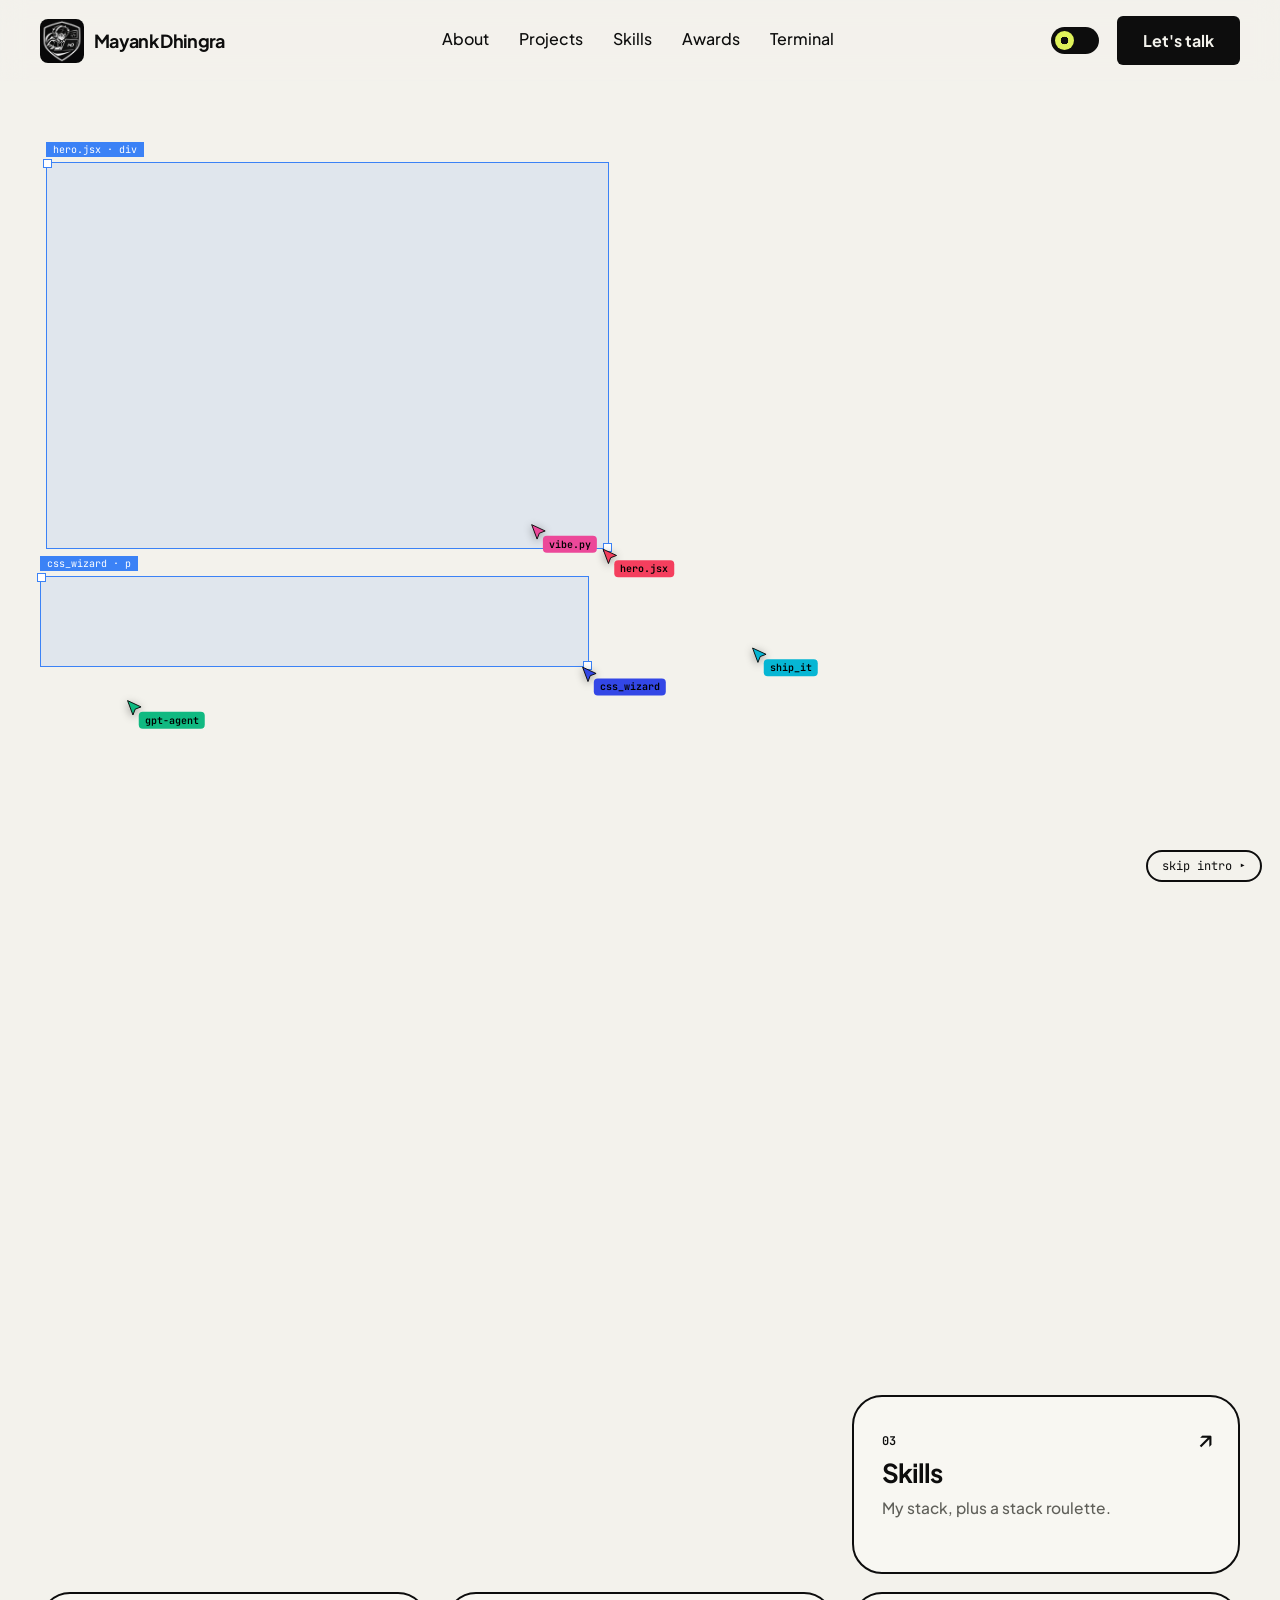
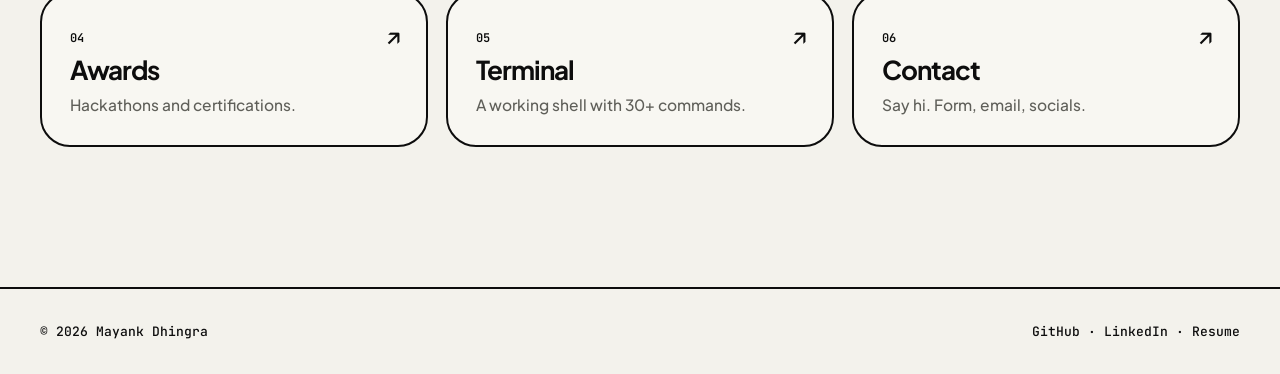
<file: index.html>
<!DOCTYPE html><html lang="en"><head><meta charset="utf-8"><meta name="viewport" content="width=device-width,initial-scale=1">
<title>Mayank Dhingra</title><meta name="description" content="Mayank Dhingra builds full-stack and LLM-powered applications."><meta property="og:title" content="Full-Stack & AI Apps — Mayank Dhingra"><meta property="og:description" content="Mayank Dhingra builds full-stack and LLM-powered applications.">
<link rel="icon" type="image/png" href="assets/logo.png">
<link href="https://fonts.googleapis.com/css2?family=JetBrains+Mono:wght@500;700&family=Plus+Jakarta+Sans:wght@500;700;800&display=swap" rel="stylesheet">
<script>try{document.documentElement.dataset.theme=localStorage.t||'light'}catch(e){document.documentElement.dataset.theme='light'}</script>
<link rel="stylesheet" href="style.css"><noscript><style>.b{opacity:1!important;transform:none!important;filter:none!important}</style></noscript></head><body>
<header><a class="brand" href="index.html" aria-label="Mayank Dhingra home"><span class="logo"><img src="assets/logo.png" alt="Mayank Dhingra logo"></span><strong>Mayank Dhingra</strong></a><nav class="nv"><a href="about.html">About</a><a href="projects.html">Projects</a><a href="skills.html">Skills</a><a href="awards.html">Awards</a><a href="terminal.html">Terminal</a></nav><div class="r"><button class="sw" id="th" aria-label="Toggle light and dark theme"><u></u></button><a class="btn k" href="contact.html">Let's talk</a></div></header>
<main class="pg">
<section class="hero"><div><div class="b"><svg class="art" viewBox="0 0 640 440" aria-hidden="true"><defs><linearGradient id="g" x1="0" x2="1"><stop offset="0" stop-color="#e8ff4a"/><stop offset=".55" stop-color="#cdf06a"/><stop offset="1" stop-color="#a8d8b9"/></linearGradient><filter id="bl" x="-30%" y="-30%" width="160%" height="160%"><feGaussianBlur stdDeviation="16"/></filter></defs>
<circle cx="140" cy="330" r="92" fill="none" stroke="currentColor" stroke-width="2"/><circle cx="350" cy="130" r="76" fill="none" stroke="currentColor" stroke-width="2"/><circle cx="470" cy="330" r="60" fill="none" stroke="currentColor" stroke-width="2"/>
<g class="tube" fill="none" stroke-linecap="round" stroke-linejoin="round"><path pathLength="1" d="M60 110C170 40 330 50 350 150C370 250 120 250 150 320C180 390 400 330 590 220" stroke="url(#g)" stroke-width="62" filter="url(#bl)" opacity=".55"/><path pathLength="1" d="M60 110C170 40 330 50 350 150C370 250 120 250 150 320C180 390 400 330 590 220" stroke="url(#g)" stroke-width="58"/><path pathLength="1" d="M60 110C170 40 330 50 350 150C370 250 120 250 150 320C180 390 400 330 590 220" stroke="#fff" stroke-opacity=".3" stroke-width="11" transform="translate(-6,-12)"/></g></svg></div>
<p class="lead b">I'm Mayank Dhingra, a computer science student building full-stack apps with intelligent AI backends. Clean code, real problems, shipped.</p>
<div class="b"><a class="btn bl" href="projects.html">See my work</a> <a class="btn k" href="files/resume.pdf" target="_blank">Resume ↓</a></div></div>
<div class="rt"><p class="eb b" style="justify-content:flex-end">software developer intern @ matrix cellular</p><h1 class="b">i turn ideas into <span class="hl">working software</span></h1>
<div class="lc b" style="text-align:left;margin-top:30px"><span class="bar" style="width:68%"></span><span class="mono mut" style="font-size:12px">drag the files, the wires follow</span><div class="dz" id="dz"><svg></svg><span class="fc L" style="left:0;top:14px">nexusflow.py</span><span class="fc M" style="left:36%;top:120px">agentchat.tsx</span><span class="fc U" style="left:6%;top:235px">wa-bot.py</span></div></div></div></section>
<section><div class="stats b"><div><b data-n="5">0</b><span>projects built</span></div><div><b data-n="2">0</b><span>hackathon honors</span></div><div><b data-n="200">0</b><span>teams out-ran in GeekVerse</span></div><div><b data-n="4">0</b><span>certs and counting</span></div></div>
<h2 class="b">explore the <span class="hl">pages</span></h2><div class="gr"><a class="card b" href="about.html"><span class="n">01</span><span class="ar">↗</span><h3>About</h3><p>Who I am, where I work and study.</p></a><a class="card b" href="projects.html"><span class="n">02</span><span class="ar">↗</span><h3>Projects</h3><p>AI agents, bots and full-stack apps. Filter and dig in.</p></a><a class="card b" href="skills.html"><span class="n">03</span><span class="ar">↗</span><h3>Skills</h3><p>My stack, plus a stack roulette.</p></a><a class="card b" href="awards.html"><span class="n">04</span><span class="ar">↗</span><h3>Awards</h3><p>Hackathons and certifications.</p></a><a class="card b" href="terminal.html"><span class="n">05</span><span class="ar">↗</span><h3>Terminal</h3><p>A working shell with 30+ commands.</p></a><a class="card b" href="contact.html"><span class="n">06</span><span class="ar">↗</span><h3>Contact</h3><p>Say hi. Form, email, socials.</p></a></div></section></main>
<footer class="ft"><span>© 2026 Mayank Dhingra</span><span><a href="https://github.com/mayank1312">GitHub</a> · <a href="https://www.linkedin.com/in/mayank-dhingra08/">LinkedIn</a> · <a href="files/resume.pdf">Resume</a></span></footer>
<script src="spa.js"></script><script src="data.js"></script><script src="main.js"></script></body></html>
</file>
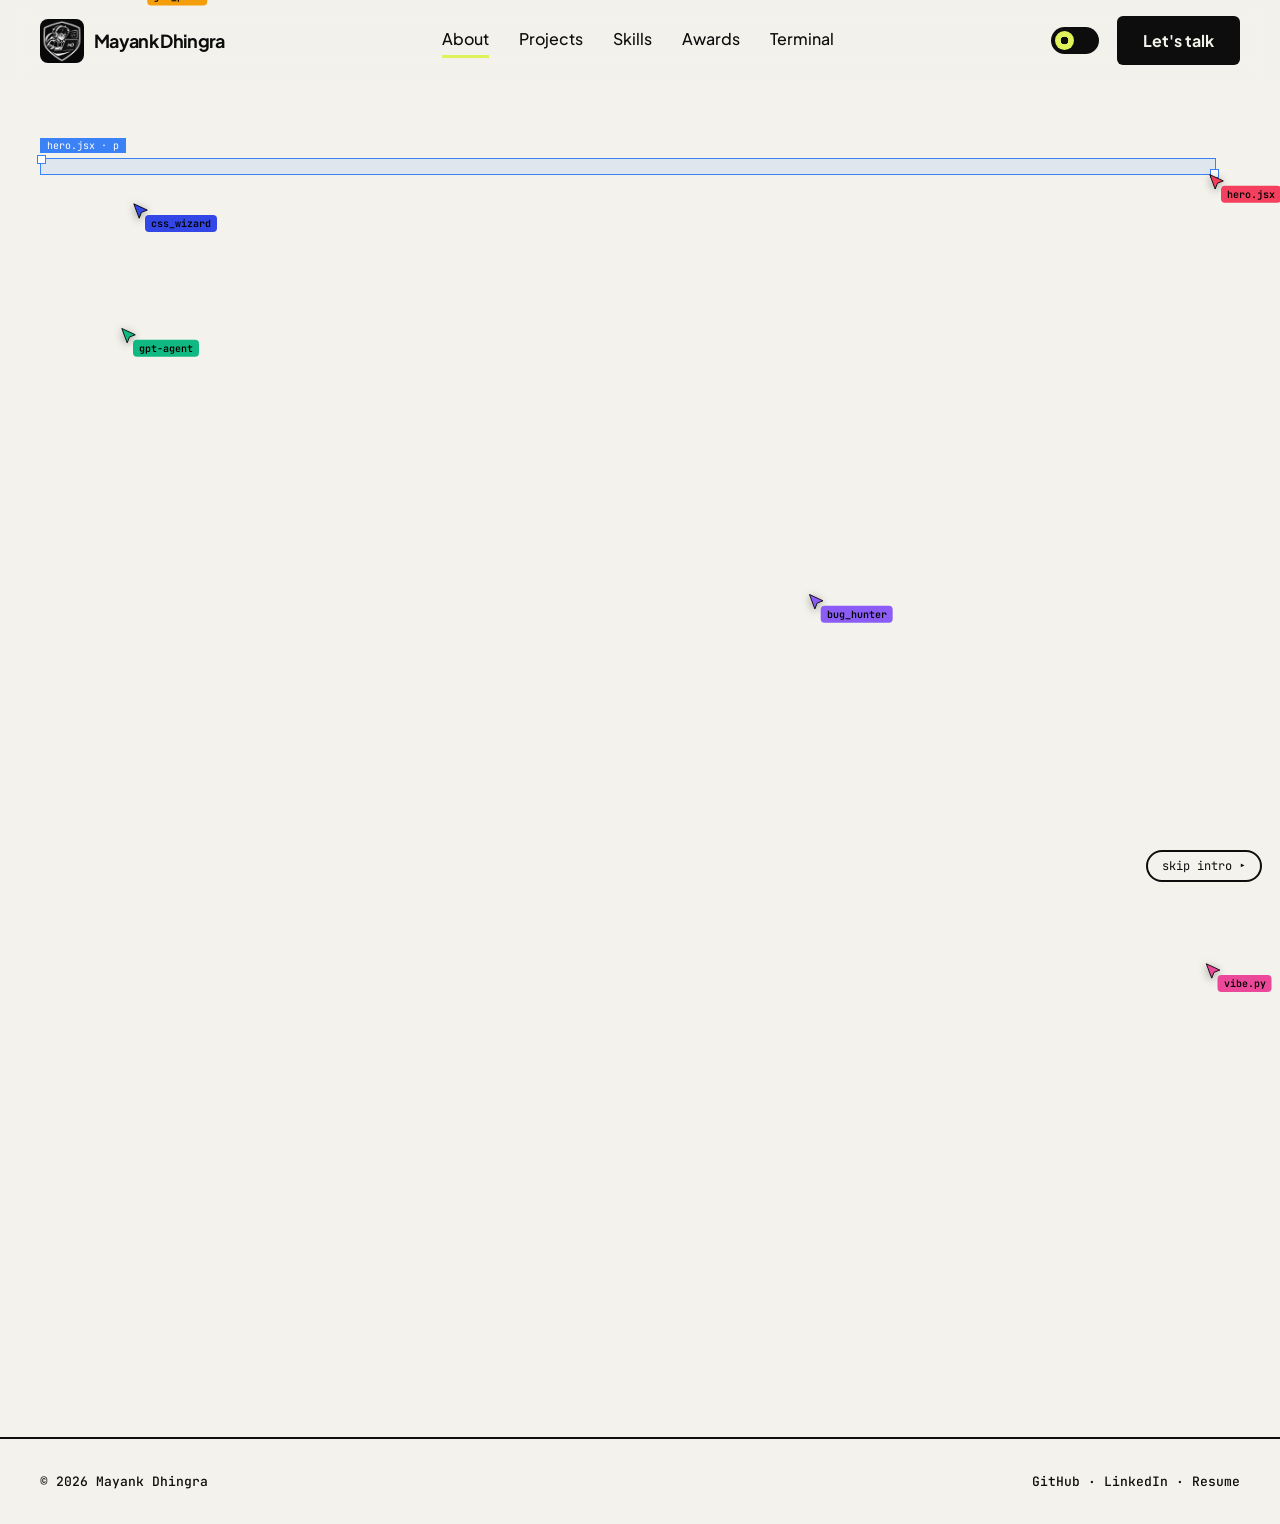
<file: about.html>
<!DOCTYPE html><html lang="en"><head><meta charset="utf-8"><meta name="viewport" content="width=device-width,initial-scale=1">
<title>About — Mayank Dhingra</title><meta name="description" content="Computer science student specializing in full-stack development and AI."><meta property="og:title" content="About — Mayank Dhingra"><meta property="og:description" content="Computer science student specializing in full-stack development and AI.">
<link rel="icon" type="image/png" href="assets/logo.png">
<link href="https://fonts.googleapis.com/css2?family=JetBrains+Mono:wght@500;700&family=Plus+Jakarta+Sans:wght@500;700;800&display=swap" rel="stylesheet">
<script>try{document.documentElement.dataset.theme=localStorage.t||'light'}catch(e){document.documentElement.dataset.theme='light'}</script>
<link rel="stylesheet" href="style.css"><noscript><style>.b{opacity:1!important;transform:none!important;filter:none!important}</style></noscript></head><body>
<header><a class="brand" href="index.html" aria-label="Mayank Dhingra home"><span class="logo"><img src="assets/logo.png" alt="Mayank Dhingra logo"></span><strong>Mayank Dhingra</strong></a><nav class="nv"><a href="about.html">About</a><a href="projects.html">Projects</a><a href="skills.html">Skills</a><a href="awards.html">Awards</a><a href="terminal.html">Terminal</a></nav><div class="r"><button class="sw" id="th" aria-label="Toggle light and dark theme"><u></u></button><a class="btn k" href="contact.html">Let's talk</a></div></header>
<main class="pg">
<section><p class="eb b">about</p><h1 class="b">hi, i'm <span class="hl">mayank</span></h1>
<p class="lead b">Computer science student specializing in full-stack development and scalable systems. I build and deploy production-ready web and mobile apps with intelligent AI/ML backends, and care about clean, maintainable code that solves real problems.</p></section>
<section class="two"><div class="tl b"><div><small>JUN 2026 — PRESENT</small><h3>Software Developer Intern</h3><p>Matrix Cellular Pvt Ltd, India</p><ul><li>Engineered a WhatsApp help bot that automates customer interactions with real-time product suggestions.</li><li>Built the core conversational logic in Python and linked it to the internal support base, cutting manual workload.</li></ul></div>
<div><small>2023 — 2027</small><h3>B.Tech, Computer Science (Data Science)</h3><p>Guru Tegh Bahadur Institute of Technology, Delhi · 6th semester</p></div>
<div><small>2020 — 2023</small><h3>Class X and XII (PCM)</h3><p>Vidya Mandir Public School, Faridabad</p></div></div>
<div><h2 class="b">off the clock</h2><p class="mut b" style="margin-bottom:18px">Tap a card to flip it.</p><div style="display:grid;gap:16px"><div class="fl b"><div><p>♟ chess</p><p>1. e4. Best by test.</p></div></div><div class="fl b"><div><p>✍ poems</p><p>I write them. Some even compile.</p></div></div><div class="fl b"><div><p>🏏 cricket</p><p>Strike rate: commits per match.</p></div></div></div></div></section></main>
<footer class="ft"><span>© 2026 Mayank Dhingra</span><span><a href="https://github.com/mayank1312">GitHub</a> · <a href="https://www.linkedin.com/in/mayank-dhingra08/">LinkedIn</a> · <a href="files/resume.pdf">Resume</a></span></footer>
<script src="spa.js"></script><script src="data.js"></script><script src="main.js"></script></body></html>
</file>
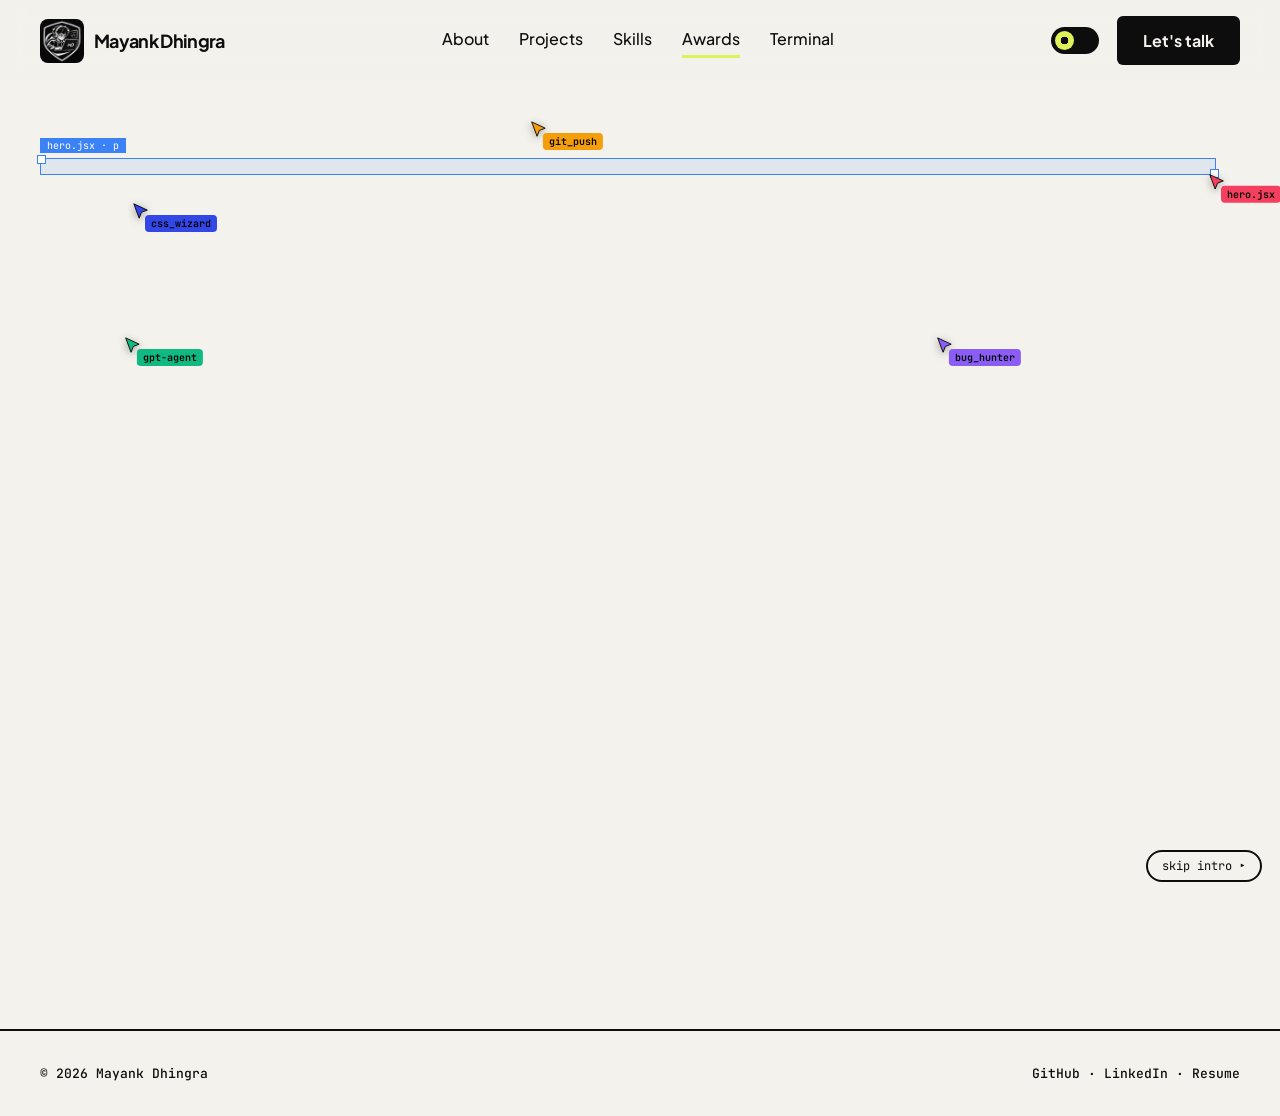
<file: awards.html>
<!DOCTYPE html><html lang="en"><head><meta charset="utf-8"><meta name="viewport" content="width=device-width,initial-scale=1">
<title>Awards — Mayank Dhingra</title><meta name="description" content="Hackathons and certifications."><meta property="og:title" content="Awards — Mayank Dhingra"><meta property="og:description" content="Hackathons and certifications.">
<link rel="icon" type="image/png" href="assets/logo.png">
<link href="https://fonts.googleapis.com/css2?family=JetBrains+Mono:wght@500;700&family=Plus+Jakarta+Sans:wght@500;700;800&display=swap" rel="stylesheet">
<script>try{document.documentElement.dataset.theme=localStorage.t||'light'}catch(e){document.documentElement.dataset.theme='light'}</script>
<link rel="stylesheet" href="style.css"><noscript><style>.b{opacity:1!important;transform:none!important;filter:none!important}</style></noscript></head><body>
<header><a class="brand" href="index.html" aria-label="Mayank Dhingra home"><span class="logo"><img src="assets/logo.png" alt="Mayank Dhingra logo"></span><strong>Mayank Dhingra</strong></a><nav class="nv"><a href="about.html">About</a><a href="projects.html">Projects</a><a href="skills.html">Skills</a><a href="awards.html">Awards</a><a href="terminal.html">Terminal</a></nav><div class="r"><button class="sw" id="th" aria-label="Toggle light and dark theme"><u></u></button><a class="btn k" href="contact.html">Let's talk</a></div></header>
<main class="pg"><section><p class="eb b">awards</p><h1 class="b">wins &amp; <span class="hl">badges</span></h1><div class="gr" style="margin-top:30px"><a class="card h b" href="https://www.linkedin.com/posts/mayank-dhingra08_smartindiahackathon-innovation-hackathon-share-7388118856608960512-QDd-/" target="_blank" rel="noopener"><span class="ar">↗</span><div class="big">SIH 25</div><h3>Smart India Hackathon 2025</h3><p>Certificate of Merit, and selected in the Internal Hackathon at GTBIT.</p></a><a class="card h b" href="https://www.linkedin.com/feed/update/urn:li:activity:7326955950865539072/" target="_blank" rel="noopener"><span class="ar">↗</span><div class="big"><span data-n="200">0</span>+</div><h3>GeekVerse Hackathon 2025</h3><p>Reached the finals out of 200+ teams at USAR, GGSIPU.</p></a><a class="card h b" href="https://drive.google.com/file/d/1Cd3-opK32ug8VyIIepe9Ggy71unhULtN/view?usp=share_link" target="_blank" rel="noopener"><span class="ar">↗</span><div class="big">ML</div><h3>Data Science Specialist</h3><p>Certified in the Machine Learning and Data Science course by CodeWithHarry.</p></a><a class="card h b" href="https://www.linkedin.com/posts/mayank-dhingra08_webdevelopment-apnacollege-learning-share-7296597959742267392-b5tO/" target="_blank" rel="noopener"><span class="ar">↗</span><div class="big">MERN</div><h3>Full Stack Web Developer</h3><p>Certified in the Delta Web Development (MERN stack) course by Apna College.</p></a></div></section></main>
<footer class="ft"><span>© 2026 Mayank Dhingra</span><span><a href="https://github.com/mayank1312">GitHub</a> · <a href="https://www.linkedin.com/in/mayank-dhingra08/">LinkedIn</a> · <a href="files/resume.pdf">Resume</a></span></footer>
<script src="spa.js"></script><script src="data.js"></script><script src="main.js"></script></body></html>
</file>
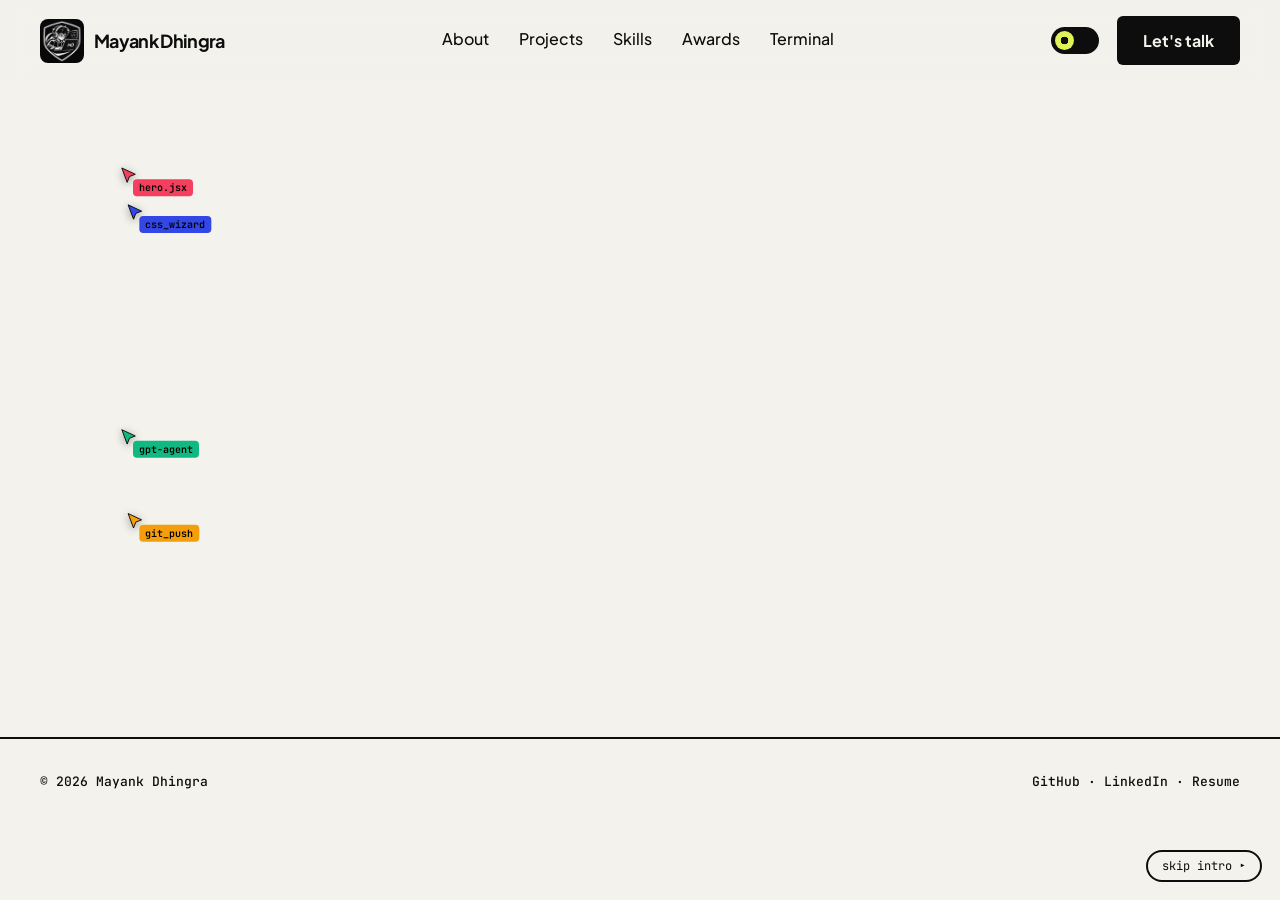
<file: contact.html>
<!DOCTYPE html><html lang="en"><head><meta charset="utf-8"><meta name="viewport" content="width=device-width,initial-scale=1">
<title>Contact — Mayank Dhingra</title><meta name="description" content="Get in touch with Mayank Dhingra."><meta property="og:title" content="Contact — Mayank Dhingra"><meta property="og:description" content="Get in touch with Mayank Dhingra.">
<link rel="icon" type="image/png" href="assets/logo.png">
<link href="https://fonts.googleapis.com/css2?family=JetBrains+Mono:wght@500;700&family=Plus+Jakarta+Sans:wght@500;700;800&display=swap" rel="stylesheet">
<script>try{document.documentElement.dataset.theme=localStorage.t||'light'}catch(e){document.documentElement.dataset.theme='light'}</script>
<link rel="stylesheet" href="style.css"><noscript><style>.b{opacity:1!important;transform:none!important;filter:none!important}</style></noscript></head><body>
<header><a class="brand" href="index.html" aria-label="Mayank Dhingra home"><span class="logo"><img src="assets/logo.png" alt="Mayank Dhingra logo"></span><strong>Mayank Dhingra</strong></a><nav class="nv"><a href="about.html">About</a><a href="projects.html">Projects</a><a href="skills.html">Skills</a><a href="awards.html">Awards</a><a href="terminal.html">Terminal</a></nav><div class="r"><button class="sw" id="th" aria-label="Toggle light and dark theme"><u></u></button><a class="btn k" href="contact.html">Let's talk</a></div></header>
<main class="pg"><section class="two"><div><p class="eb b">contact</p><h1 class="b">let's build <span class="hl">something</span></h1>
<p class="lead b">Open to internships and projects. The fastest way to reach me is email.</p>
<div class="b"><a class="btn bl" href="mailto:mayankdhingra1312@gmail.com">mayankdhingra1312@gmail.com</a> <button class="ch" id="copy">copy email</button></div>
<div class="b" style="margin-top:22px"><a class="ch" href="https://github.com/mayank1312" target="_blank" rel="noopener">GitHub ↗</a><a class="ch" href="https://www.linkedin.com/in/mayank-dhingra08/" target="_blank" rel="noopener">LinkedIn ↗</a><a class="ch" href="https://x.com/Mayank232004" target="_blank" rel="noopener">X ↗</a><a class="ch" href="files/resume.pdf" target="_blank">Resume ↓</a></div></div>
<form class="lc b" id="cf" style="margin-top:60px"><h3 style="font-size:26px;letter-spacing:-.04em;margin-bottom:14px">say hi ✉️</h3><input name="n" placeholder="your name" required><textarea name="m" rows="5" placeholder="what are we building?" required></textarea><button class="btn bl" type="submit">Send via email ↗</button></form></section></main>
<footer class="ft"><span>© 2026 Mayank Dhingra</span><span><a href="https://github.com/mayank1312">GitHub</a> · <a href="https://www.linkedin.com/in/mayank-dhingra08/">LinkedIn</a> · <a href="files/resume.pdf">Resume</a></span></footer>
<script src="spa.js"></script><script src="data.js"></script><script src="main.js"></script></body></html>
</file>
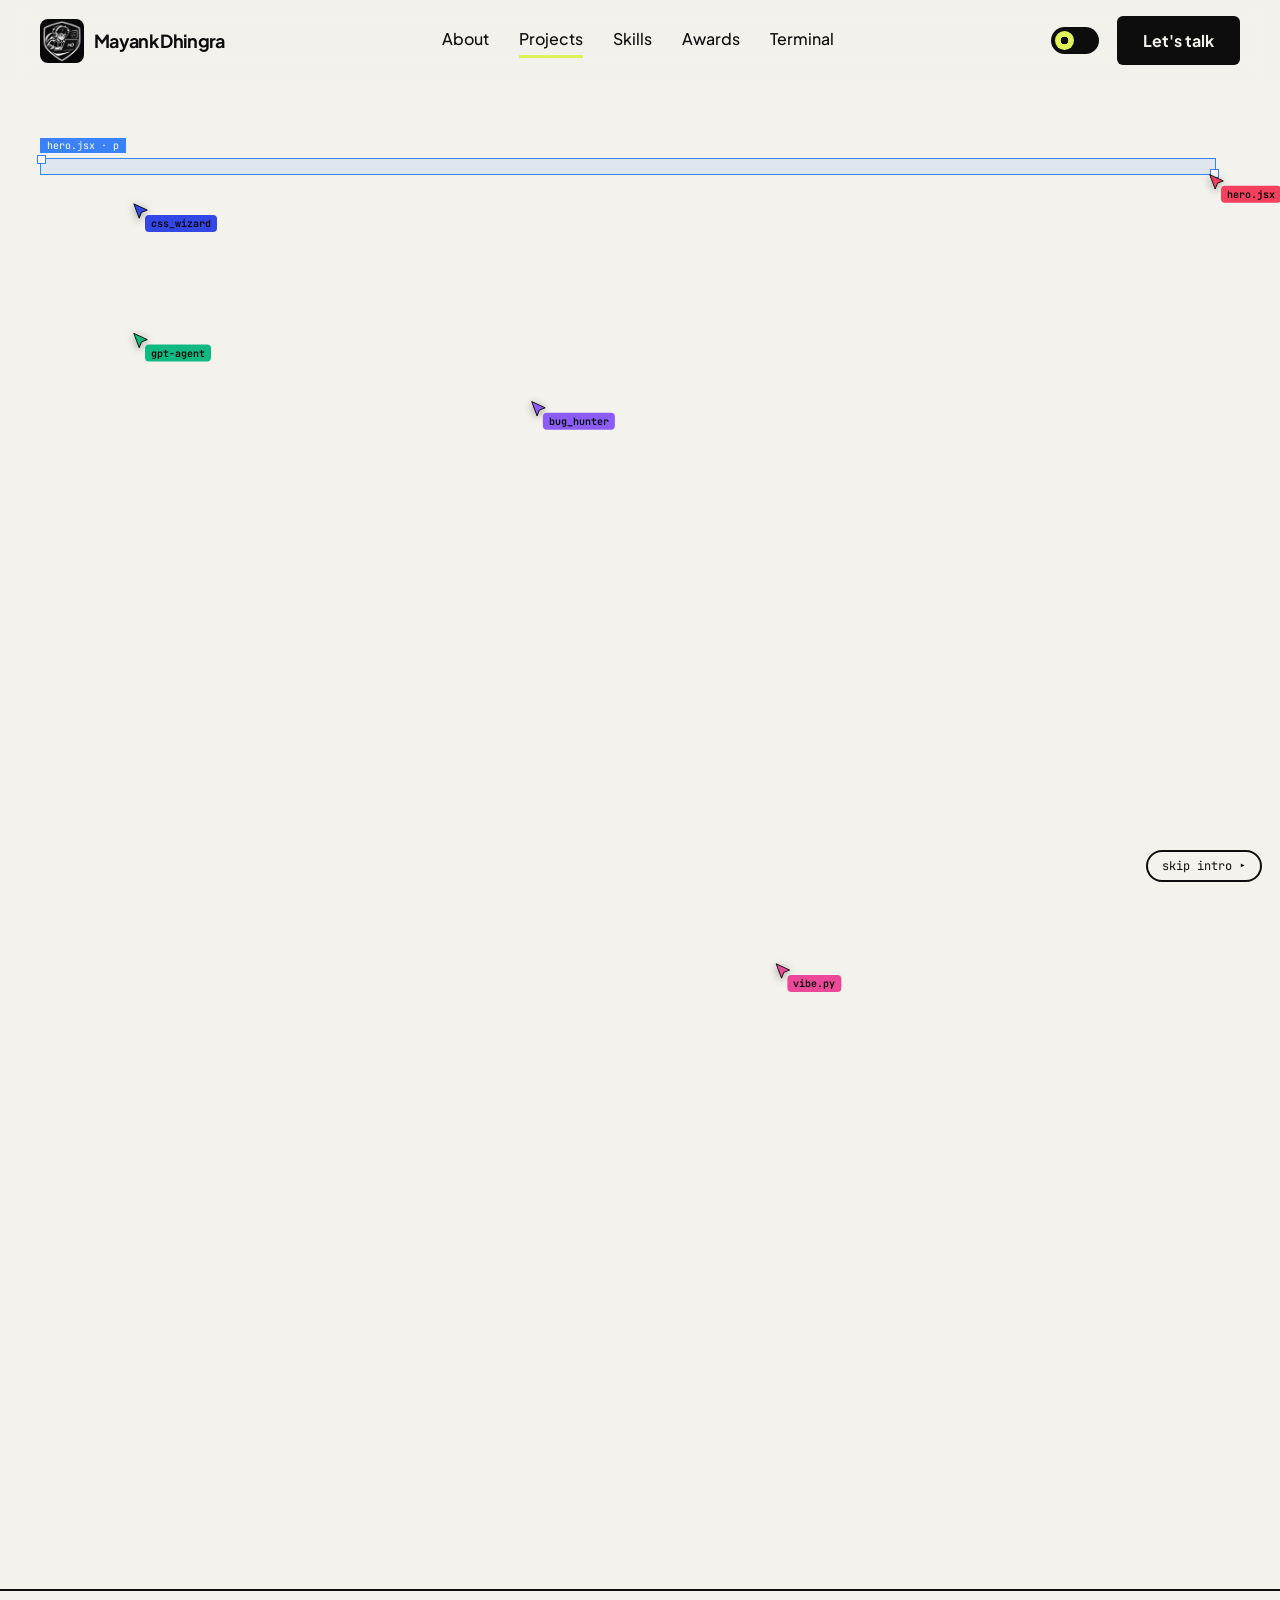
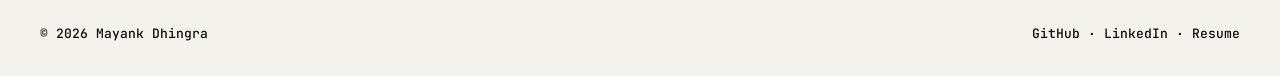
<file: projects.html>
<!DOCTYPE html><html lang="en"><head><meta charset="utf-8"><meta name="viewport" content="width=device-width,initial-scale=1">
<title>Projects — Mayank Dhingra</title><meta name="description" content="AI agents, bots and full-stack apps built by Mayank Dhingra."><meta property="og:title" content="Projects — Mayank Dhingra"><meta property="og:description" content="AI agents, bots and full-stack apps built by Mayank Dhingra.">
<link rel="icon" type="image/png" href="assets/logo.png">
<link href="https://fonts.googleapis.com/css2?family=JetBrains+Mono:wght@500;700&family=Plus+Jakarta+Sans:wght@500;700;800&display=swap" rel="stylesheet">
<script>try{document.documentElement.dataset.theme=localStorage.t||'light'}catch(e){document.documentElement.dataset.theme='light'}</script>
<link rel="stylesheet" href="style.css"><noscript><style>.b{opacity:1!important;transform:none!important;filter:none!important}</style></noscript></head><body>
<header><a class="brand" href="index.html" aria-label="Mayank Dhingra home"><span class="logo"><img src="assets/logo.png" alt="Mayank Dhingra logo"></span><strong>Mayank Dhingra</strong></a><nav class="nv"><a href="about.html">About</a><a href="projects.html">Projects</a><a href="skills.html">Skills</a><a href="awards.html">Awards</a><a href="terminal.html">Terminal</a></nav><div class="r"><button class="sw" id="th" aria-label="Toggle light and dark theme"><u></u></button><a class="btn k" href="contact.html">Let's talk</a></div></header>
<main class="pg"><section><p class="eb b">projects</p><h1 class="b">things i've <span class="hl">built</span></h1>
<div class="b" style="margin:28px 0 22px"><button class="ch on" data-f="all">all</button><button class="ch" data-f="ai">ai</button><button class="ch" data-f="agentic">agentic</button><button class="ch" data-f="web">web</button><button class="ch" data-f="vision">vision</button></div><div class="gr"><article class="card h b" data-t="agentic ai"><div class="vis v1" aria-hidden="true"><div class="vt"><i></i><i></i><i></i><span>nexusflow — tui</span></div><pre><span class="g">$</span> nexus run "audit my repo"
<span class="y">◆ plan</span>  3 steps · 2 tools
<span class="g">✎ edit</span>  api.ts <span class="g">+12</span> <span class="rd">−3</span>
<span class="y">? approve</span> [y/n] <b class="cr"></b></pre><div class="vm"><em>CLI</em><em>TUI</em><em>Telegram</em></div></div><span class="n">01</span><h3>NexusFlow</h3><p>Multi-mode AI orchestrator for autonomous execution: an interactive CLI, a terminal UI (TUI) and a Telegram bot.</p><div style="margin:14px 0"><span class="ch s">Agentic AI</span><span class="ch s">CLI tool</span><span class="ch s">Telegram Bot</span><span class="ch s">Firecrawl</span></div><details><summary>how it works ▾</summary><ul><li>Structured planning and automated tool-execution for multi-agent workflows.</li><li>Explicit user-approval gateways, with real-time diff views and action trackers.</li></ul></details><div class="lk"><a href="https://nexusflowlandingpage.vercel.app" target="_blank" rel="noopener">live ↗</a><a href="https://github.com/mayank1312/NexusFlow" target="_blank" rel="noopener">code ↗</a></div></article><article class="card h b" data-t="ai web"><div class="vis v2" aria-hidden="true"><div class="vg"><div class="tile"><u>You</u>host</div><div class="tile sp"><u class="ai">AI</u>sales-agent</div><div class="tile"><u>T</u>teammate</div><div class="tile"><u class="ai m">AI</u>researcher</div></div><div class="vs"><b></b>summary + transcript ready ✓</div></div><span class="n">02</span><h3>AgentChat.ai</h3><p>A collaborative meeting platform where custom autonomous AI agents join live, multi-participant discussions.</p><div style="margin:14px 0"><span class="ch s">Next.js</span><span class="ch s">OpenAI API</span><span class="ch s">Neon Postgres</span><span class="ch s">BetterAuth</span><span class="ch s">Inngest</span></div><details><summary>how it works ▾</summary><ul><li>Post-meeting workflows with Inngest and OpenAI generate summaries and transcripts.</li><li>A conversational Q and A interface over your historical meetings.</li></ul></details><div class="lk"><a href="https://agent-chat-ai-mu.vercel.app/" target="_blank" rel="noopener">live ↗</a><a href="https://github.com/mayank1312/AgentChat.ai" target="_blank" rel="noopener">code ↗</a></div></article><article class="card h b" data-t="web ai"><div class="vis v3" aria-hidden="true"><div class="pgm"><b></b><s></s><div class="cols"><div class="sd"><i></i><i></i><i></i><i></i></div><div class="mn"><i></i><i></i><i></i><i></i><i></i><i></i><i></i></div></div></div><div class="side"><span>classic</span><span class="on">modern</span><span>PDF ↓</span></div></div><span class="n">03</span><h3>SmartCV</h3><p>Full-stack AI resume builder with secure auth, personal dashboards and multiple resumes.</p><div style="margin:14px 0"><span class="ch s">Full-stack</span><span class="ch s">Auth</span><span class="ch s">PDF export</span></div><details><summary>how it works ▾</summary><ul><li>Customizable templates with live preview and real-time updates.</li><li>Export and download resumes as PDF.</li></ul></details><div class="lk"><a href="https://resumebuilder-aohs.onrender.com/" target="_blank" rel="noopener">live ↗</a><a href="https://github.com/mayank1312/ResumeBuilder" target="_blank" rel="noopener">code ↗</a></div></article><article class="card h b" data-t="vision"><div class="vis v4" aria-hidden="true"><div class="sl"><b></b><i></i><i></i></div><svg viewBox="0 0 400 190" preserveAspectRatio="none"><path class="an" pathLength="1" d="M110 118C150 70 190 130 230 92S300 70 320 100"/></svg><span class="pt"></span><span class="ar l">‹</span><span class="ar r">›</span></div><span class="n">04</span><h3>Virtual Presenter</h3><p>Control your slides with hand gestures instead of a clicker.</p><div style="margin:14px 0"><span class="ch s">Python</span><span class="ch s">Hand tracking</span></div><details><summary>how it works ▾</summary><ul><li>Swipe gestures to go to the next or previous slide.</li><li>A virtual pointer follows your fingers, and you can draw live annotations with undo.</li></ul></details><div class="lk"><a href="https://github.com/mayank1312/virtual-presenter" target="_blank" rel="noopener">code ↗</a></div></article><article class="card h b" data-t="ai web"><div class="vis v5" aria-hidden="true"><div class="in"><span>coffee 120<b class="cr"></b></span><em>↵</em></div><div class="tr"><span>☕ Coffee</span><span>food</span><b>−₹120</b></div><div class="tr"><span>🚕 Cab</span><span>travel</span><b>−₹340</b></div></div><span class="n">05</span><h3>SmartSpend</h3><p>Expense tracker that turns plain-English sentences into structured transactions.</p><div style="margin:14px 0"><span class="ch s">FastAPI</span><span class="ch s">Gemini</span><span class="ch s">Python</span></div><details><summary>how it works ▾</summary><ul><li>Gemini parses natural-language entries like "coffee 120" into transactions.</li><li>FastAPI backend for the expense and transaction APIs.</li></ul></details><div class="lk"></div></article></div></section></main>
<footer class="ft"><span>© 2026 Mayank Dhingra</span><span><a href="https://github.com/mayank1312">GitHub</a> · <a href="https://www.linkedin.com/in/mayank-dhingra08/">LinkedIn</a> · <a href="files/resume.pdf">Resume</a></span></footer>
<script src="spa.js"></script><script src="data.js"></script><script src="main.js"></script></body></html>
</file>
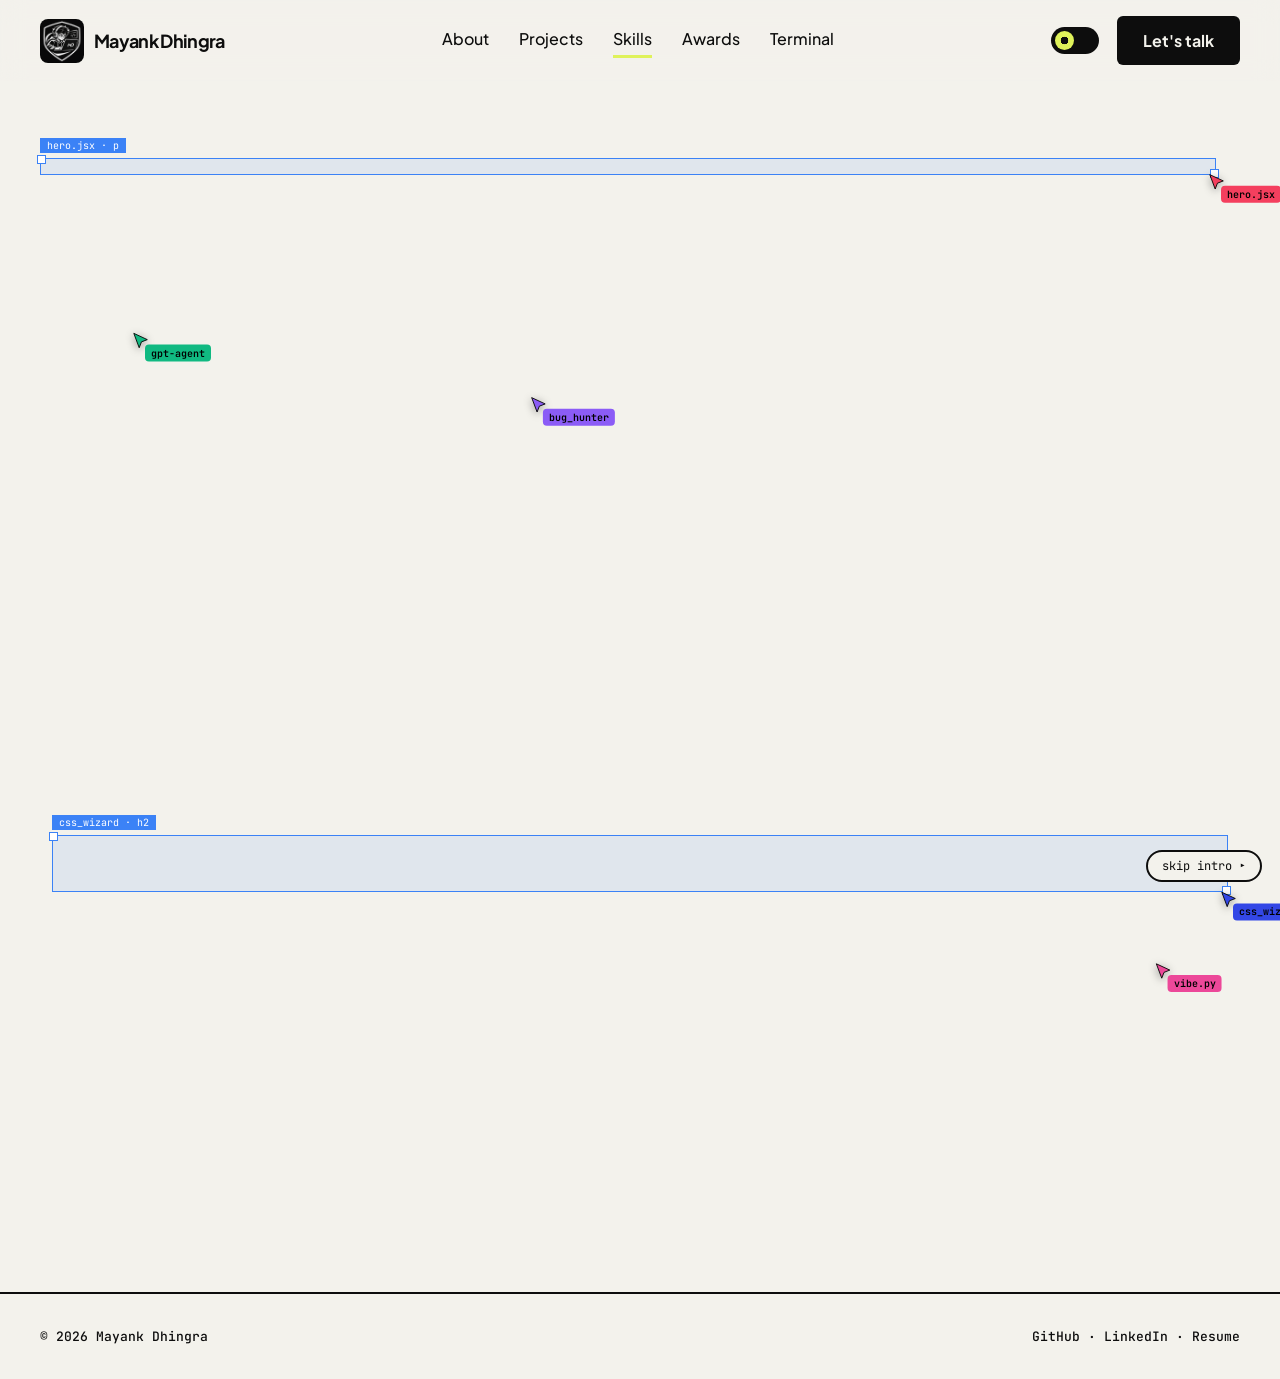
<file: skills.html>
<!DOCTYPE html><html lang="en"><head><meta charset="utf-8"><meta name="viewport" content="width=device-width,initial-scale=1">
<title>Skills — Mayank Dhingra</title><meta name="description" content="Languages, frameworks, databases and tools used by Mayank Dhingra."><meta property="og:title" content="Skills — Mayank Dhingra"><meta property="og:description" content="Languages, frameworks, databases and tools used by Mayank Dhingra.">
<link rel="icon" type="image/png" href="assets/logo.png">
<link href="https://fonts.googleapis.com/css2?family=JetBrains+Mono:wght@500;700&family=Plus+Jakarta+Sans:wght@500;700;800&display=swap" rel="stylesheet">
<script>try{document.documentElement.dataset.theme=localStorage.t||'light'}catch(e){document.documentElement.dataset.theme='light'}</script>
<link rel="stylesheet" href="style.css"><noscript><style>.b{opacity:1!important;transform:none!important;filter:none!important}</style></noscript></head><body>
<header><a class="brand" href="index.html" aria-label="Mayank Dhingra home"><span class="logo"><img src="assets/logo.png" alt="Mayank Dhingra logo"></span><strong>Mayank Dhingra</strong></a><nav class="nv"><a href="about.html">About</a><a href="projects.html">Projects</a><a href="skills.html">Skills</a><a href="awards.html">Awards</a><a href="terminal.html">Terminal</a></nav><div class="r"><button class="sw" id="th" aria-label="Toggle light and dark theme"><u></u></button><a class="btn k" href="contact.html">Let's talk</a></div></header>
<main class="pg"><section><p class="eb b">skills</p><h1 class="b">my <span class="hl">stack</span></h1>
<div class="b" style="margin:28px 0 22px"><button class="ch on" data-k="all">all</button><button class="ch" data-k="Languages">Languages</button><button class="ch" data-k="Frameworks &amp; Libraries">Frameworks &amp; Libraries</button><button class="ch" data-k="Databases">Databases</button><button class="ch" data-k="Developer Tools">Developer Tools</button><button class="ch" data-k="Other">Other</button></div><div class="gr"><div class="card b" data-g="Languages"><p class="n">languages</p><div style="margin-top:12px"><span class=ch>JavaScript</span><span class=ch>Python</span><span class=ch>C++</span></div></div><div class="card b" data-g="Frameworks &amp; Libraries"><p class="n">frameworks &amp; libraries</p><div style="margin-top:12px"><span class=ch>Node.js</span><span class=ch>Express.js</span><span class=ch>Next.js</span><span class=ch>ReactJs</span></div></div><div class="card b" data-g="Databases"><p class="n">databases</p><div style="margin-top:12px"><span class=ch>MongoDB</span><span class=ch>Firebase</span><span class=ch>Supabase</span><span class=ch>PostgreSQL</span></div></div><div class="card b" data-g="Developer Tools"><p class="n">developer tools</p><div style="margin-top:12px"><span class=ch>Git</span><span class=ch>Docker</span><span class=ch>Postman</span><span class=ch>GitHub</span></div></div><div class="card b" data-g="Other"><p class="n">other</p><div style="margin-top:12px"><span class=ch>REST APIs</span><span class=ch>AI/LLM Integration</span><span class=ch>Agentic AI</span></div></div></div></section>
<section><h2 class="b">stack <span class="hl">roulette</span></h2><div class="lc b"><div class="roll" id="roll"><span class="mono mut">press spin to compose a random stack →</span></div><button class="btn bl" id="spin">spin 🎲</button></div></section></main>
<footer class="ft"><span>© 2026 Mayank Dhingra</span><span><a href="https://github.com/mayank1312">GitHub</a> · <a href="https://www.linkedin.com/in/mayank-dhingra08/">LinkedIn</a> · <a href="files/resume.pdf">Resume</a></span></footer>
<script src="spa.js"></script><script src="data.js"></script><script src="main.js"></script></body></html>
</file>
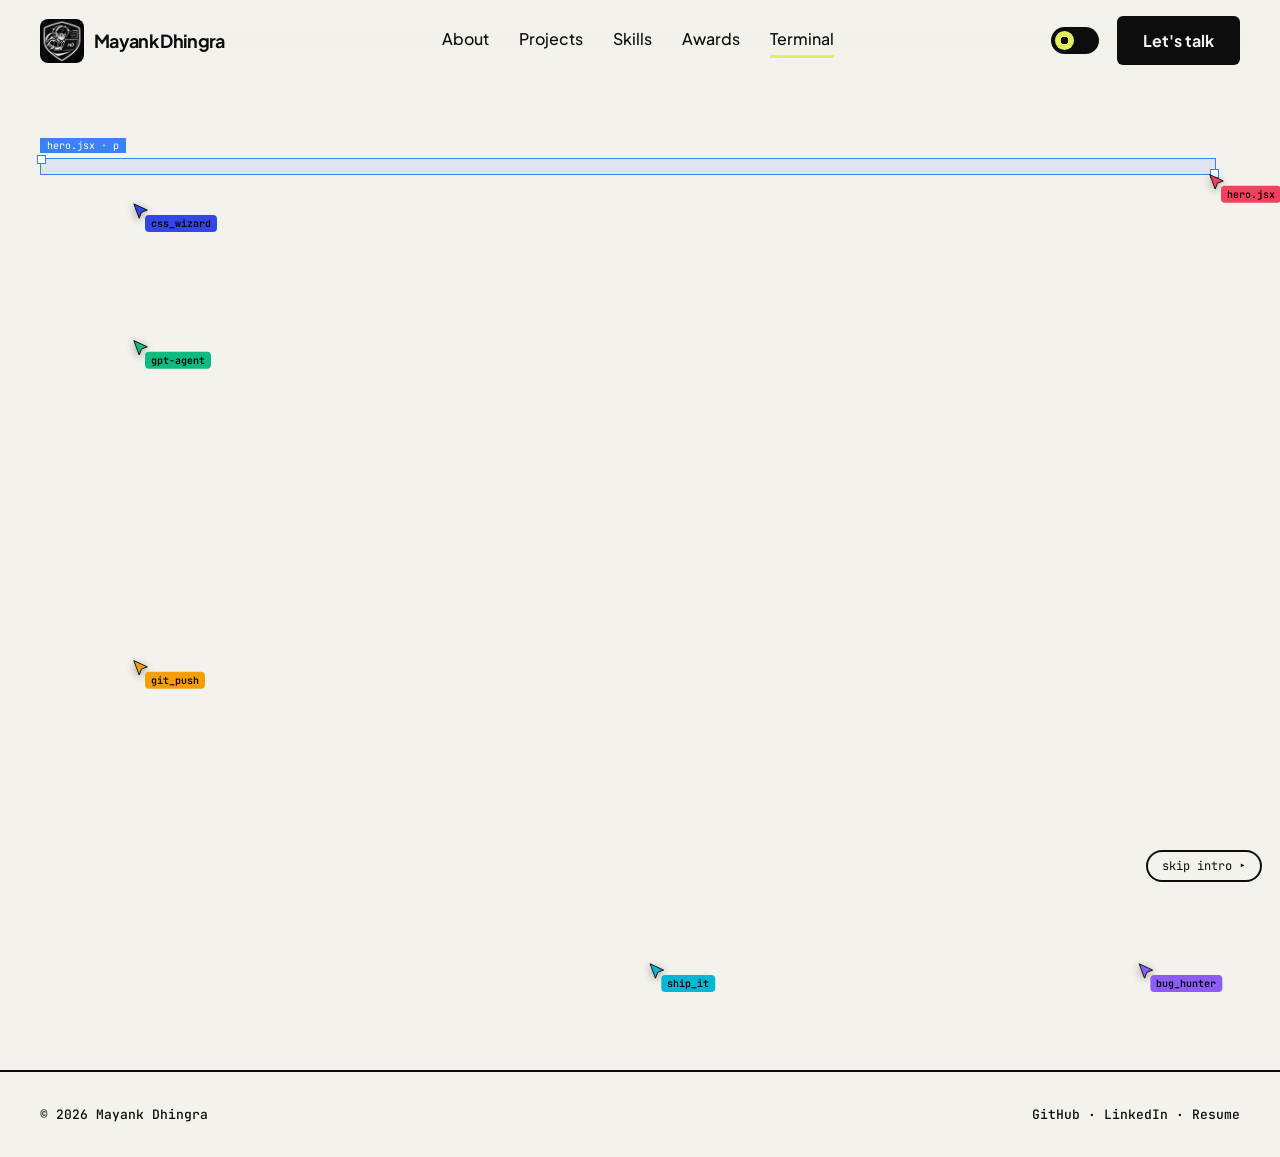
<file: terminal.html>
<!DOCTYPE html><html lang="en"><head><meta charset="utf-8"><meta name="viewport" content="width=device-width,initial-scale=1">
<title>Terminal — Mayank Dhingra</title><meta name="description" content="An interactive terminal portfolio with 30+ commands."><meta property="og:title" content="Terminal — Mayank Dhingra"><meta property="og:description" content="An interactive terminal portfolio with 30+ commands.">
<link rel="icon" type="image/png" href="assets/logo.png">
<link href="https://fonts.googleapis.com/css2?family=JetBrains+Mono:wght@500;700&family=Plus+Jakarta+Sans:wght@500;700;800&display=swap" rel="stylesheet">
<script>try{document.documentElement.dataset.theme=localStorage.t||'light'}catch(e){document.documentElement.dataset.theme='light'}</script>
<link rel="stylesheet" href="style.css"><noscript><style>.b{opacity:1!important;transform:none!important;filter:none!important}</style></noscript></head><body>
<header><a class="brand" href="index.html" aria-label="Mayank Dhingra home"><span class="logo"><img src="assets/logo.png" alt="Mayank Dhingra logo"></span><strong>Mayank Dhingra</strong></a><nav class="nv"><a href="about.html">About</a><a href="projects.html">Projects</a><a href="skills.html">Skills</a><a href="awards.html">Awards</a><a href="terminal.html">Terminal</a></nav><div class="r"><button class="sw" id="th" aria-label="Toggle light and dark theme"><u></u></button><a class="btn k" href="contact.html">Let's talk</a></div></header>
<main class="pg"><section><p class="eb b">terminal</p><h1 class="b">talk to me. <span class="hl">literally.</span></h1>
<div class="term b" style="margin-top:30px" onclick="document.getElementById('in').focus()"><div class="th"><i></i><i></i><i></i><span>mayank@portfolio — zsh</span></div><div id="out"></div><div class="inp"><span class="p">❯</span><input id="in" autocomplete="off" spellcheck="false" aria-label="terminal input" placeholder="type help…" style="border:0;margin:0;padding:0;border-radius:0;box-shadow:none;background:none;color:#fff"></div></div><div class="b" id="chp" style="margin-top:18px"></div></section></main>
<footer class="ft"><span>© 2026 Mayank Dhingra</span><span><a href="https://github.com/mayank1312">GitHub</a> · <a href="https://www.linkedin.com/in/mayank-dhingra08/">LinkedIn</a> · <a href="files/resume.pdf">Resume</a></span></footer>
<script src="spa.js"></script><script src="data.js"></script><script src="main.js"></script></body></html>
</file>
<file: style.css>
:root{--bg:#f3f2ec;--ink:#0d0d0d;--mut:#5f5f59;--lime:#dff25a;--mint:#a8d8b9;--blue:#3347e6;--card:#f8f7f2}
[data-theme=dark]{--bg:#0e0e0d;--ink:#f3f2ec;--mut:#a0a09a;--blue:#5a6bff;--card:#171716}
*{box-sizing:border-box;margin:0}
html{scroll-behavior:smooth}
body{background:var(--bg);color:var(--ink);font:500 17px/1.55 'Plus Jakarta Sans',system-ui,sans-serif;transition:background .4s,color .4s;animation:in .5s;overflow-x:hidden}
body.out{opacity:0;transition:opacity .25s}
@keyframes in{from{opacity:0}}
::selection{background:var(--lime);color:#0d0d0d}
a{color:inherit;text-decoration:none}
.mono{font-family:'JetBrains Mono',monospace}
header{position:fixed;inset:0 0 auto;z-index:60;display:flex;align-items:center;justify-content:space-between;padding:16px 40px;background:color-mix(in srgb,var(--bg) 86%,transparent);backdrop-filter:blur(12px)}
.brand{display:flex;align-items:center;gap:10px;font-weight:800;letter-spacing:-.04em}.brand strong{font-size:18px;white-space:nowrap}.logo{display:block;width:44px;height:44px;line-height:0;border-radius:8px;overflow:hidden}.logo img{width:100%;height:100%;display:block;object-fit:cover}
.nv{display:flex;gap:30px;font-size:16px}.nv a{padding:4px 0;border-bottom:3px solid transparent;transition:.2s}.nv a:hover,.nv a.on{border-color:var(--lime)}
.r{display:flex;align-items:center;gap:18px}
.sw{width:48px;height:27px;border-radius:20px;background:#0d0d0d;border:0;padding:4px;cursor:pointer;display:flex;align-items:center}
.sw u{width:19px;height:19px;border-radius:50%;background:radial-gradient(#0d0d0d 27%,var(--lime) 30%);transition:transform .35s cubic-bezier(.6,-.4,.3,1.4)}
[data-theme=dark] .sw{background:var(--lime)}[data-theme=dark] .sw u{transform:translateX(21px);background:radial-gradient(var(--lime) 27%,#0d0d0d 30%)}
.btn{display:inline-block;padding:14px 26px;border-radius:6px;font:700 16px 'Plus Jakarta Sans',sans-serif;border:0;cursor:pointer;transition:.2s}
.btn:hover{transform:translate(-3px,-3px);box-shadow:5px 5px 0 var(--lime)}
.k{background:#0d0d0d;color:#f3f2ec}[data-theme=dark] .k{background:var(--ink);color:#0d0d0d}
.bl{background:var(--blue);color:#fff}.bl:hover{box-shadow:5px 5px 0 var(--ink)}
.pg{max-width:1280px;margin:auto;padding:0 40px}
section{padding:140px 0 20px}section+section{padding-top:70px}
.eb{font:600 13px 'JetBrains Mono';display:flex;gap:10px;align-items:center;margin-bottom:18px}.eb:before{content:'';width:10px;height:10px;border-radius:50%;background:var(--lime);box-shadow:0 0 0 2px var(--ink)}
h1,h2{font-weight:800;letter-spacing:-.055em;line-height:.95}
h1{font-size:clamp(44px,8.4vw,118px)}h2{font-size:clamp(32px,5vw,62px);margin-bottom:26px}
.hl{color:#0d0d0d;background:linear-gradient(transparent 60%,var(--lime) 60% 90%,transparent 0)}
.lead{font-size:20px;max-width:560px;margin:22px 0}.mut{color:var(--mut)}
.hero{display:grid;grid-template-columns:1fr 1fr;gap:10px 50px;min-height:100vh;align-items:start}
.hero .rt{text-align:right}.hero .rt h1{margin-top:20px}
.art{overflow:visible;width:100%;max-width:640px;display:block}
.tube path{stroke-dasharray:1;stroke-dashoffset:1;transition:stroke-dashoffset 1.8s cubic-bezier(.6,0,.3,1)}
.on .tube path{stroke-dashoffset:0}.tube{transform:translate(calc(var(--px,0)*14px),calc(var(--py,0)*14px));transition:transform .4s}
.lc{border:2px solid var(--ink);border-radius:36px;padding:24px;background:var(--bg)}
.bar{display:block;height:22px;border:2px solid var(--ink);border-radius:22px;margin:10px 0}
.dz{position:relative;height:330px;margin-top:20px}.dz svg{position:absolute;inset:0;width:100%;height:100%;pointer-events:none;overflow:visible}
.fc{position:absolute;display:flex;align-items:center;gap:12px;padding:15px 20px;border-radius:16px;font-weight:700;font-size:15px;color:#0d0d0d;cursor:grab;user-select:none;touch-action:none}
.fc:after{content:'';width:34px;height:14px;border:2px solid currentColor;border-radius:14px}
.L{background:var(--lime)}.M{background:var(--mint)}.U{background:var(--blue);color:#fff}
.stats{display:flex;gap:44px;flex-wrap:wrap;margin:30px 0}.stats b{display:block;font-size:48px;font-weight:800;letter-spacing:-.05em;line-height:1}.stats span{font-size:14px;color:var(--mut)}
.gr{display:grid;grid-template-columns:repeat(auto-fill,minmax(300px,1fr));gap:18px}
.card{border:2px solid var(--ink);border-radius:30px;padding:28px;background:var(--card);transition:background .25s,color .25s,transform .15s;display:block;position:relative}
a.card:hover,.card.h:hover{background:var(--lime);color:#0d0d0d}
.card h3{font-size:26px;letter-spacing:-.04em;line-height:1.1;margin:8px 0}.card p{font-size:15.5px;color:var(--mut)}a.card:hover p,.card.h:hover p{color:#333}
.card .n{font:600 12px 'JetBrains Mono'}.card .ar{position:absolute;right:24px;top:22px;font-size:24px;transition:.2s}a.card:hover .ar{transform:translate(4px,-4px)}
.ch{display:inline-block;padding:6px 15px;border:2px solid var(--ink);border-radius:30px;font:600 13px 'JetBrains Mono';margin:4px 6px 4px 0;background:none;color:inherit;cursor:pointer;transition:.2s}
.ch:hover,.ch.on{background:var(--lime);color:#0d0d0d}.ch.s{padding:3px 11px;font-size:12px;cursor:default}
.lk a{font:700 14px 'JetBrains Mono';margin-right:18px;border-bottom:2px solid var(--blue)}.lk a:hover{background:var(--lime);color:#0d0d0d}
details{margin:12px 0}summary{cursor:pointer;font:600 13px 'JetBrains Mono'}details ul{margin:10px 0 0 18px;font-size:15px;color:var(--mut)}
.tl{border-left:2px solid var(--ink);padding-left:28px;margin-left:8px}.tl div{position:relative;margin-bottom:34px}.tl div:before{content:'';position:absolute;left:-39px;top:6px;width:18px;height:18px;border-radius:50%;border:2px solid var(--ink);background:var(--lime)}
.tl small{font:600 12px 'JetBrains Mono'}.tl h3{font-size:24px;letter-spacing:-.04em}.tl p,.tl li{color:var(--mut);font-size:15px}.tl ul{margin-left:18px}
.fl{perspective:900px;height:190px;cursor:pointer}.fl>div{position:relative;height:100%;transition:transform .6s;transform-style:preserve-3d}.fl.f>div{transform:rotateY(180deg)}
.fl p{position:absolute;inset:0;backface-visibility:hidden;border:2px solid var(--ink);border-radius:30px;display:grid;place-items:center;text-align:center;padding:20px;font-size:28px;font-weight:800;letter-spacing:-.04em;color:var(--ink)}.fl p+p{transform:rotateY(180deg);background:var(--lime);color:#0d0d0d;font-size:19px}
.big{font:800 clamp(56px,9vw,120px)/1 'Plus Jakarta Sans';letter-spacing:-.06em}
.roll{min-height:150px;display:flex;flex-wrap:wrap;gap:12px;align-items:center;padding:6px}.roll .fc{position:static;cursor:default;animation:pop .45s backwards}
@keyframes pop{from{transform:scale(.4) rotate(-8deg);opacity:0}}
.term{background:#0d0d0d;color:#e9e9e2;border:2px solid var(--ink);border-radius:28px;font:14px/1.55 'JetBrains Mono',monospace;overflow:hidden}
.th{display:flex;gap:7px;align-items:center;padding:12px 18px;border-bottom:1px solid #2a2a28;color:#8d8d86;font-size:12px}.th i{width:11px;height:11px;border-radius:50%;background:#ff5f57}.th i+i{background:#febc2e}.th i+i+i{background:#28c840}.th span{margin-left:10px}
#out{height:470px;overflow:auto;padding:16px 20px}#out .l{white-space:pre-wrap;word-break:break-word;min-height:1.5em}
.p{color:var(--lime)}.e{color:#ff7b7b}.ok{color:#7ee8a2}.d{color:#8d8d86}#out b{color:#fff}#out a{color:var(--lime);text-decoration:underline}
.inp{display:flex;gap:8px;padding:12px 20px;border-top:1px solid #2a2a28}.inp input{flex:1;background:none;border:0;outline:0;color:#fff;font:inherit;caret-color:var(--lime)}
input,textarea{width:100%;background:none;border:2px solid var(--ink);border-radius:18px;padding:14px 18px;color:var(--ink);font:500 16px 'Plus Jakarta Sans';margin-bottom:14px;outline:0}input:focus,textarea:focus{background:var(--card);box-shadow:5px 5px 0 var(--lime)}
.two{display:grid;grid-template-columns:1.1fr .9fr;gap:50px}
.ft{display:flex;justify-content:space-between;flex-wrap:wrap;gap:12px;padding:34px 40px;border-top:2px solid var(--ink);margin-top:120px;font:500 13px 'JetBrains Mono'}
.b{opacity:0;transform:translateY(18px) scale(.98);filter:blur(6px);transition:opacity .6s,transform .6s,filter .6s,background .25s,color .25s}.b.on{opacity:1;transform:none;filter:none}
@media(max-width:820px){.hero,.two{grid-template-columns:1fr}.hero .rt{text-align:left}.nv{display:none}.pg{padding:0 22px}header{padding:14px 22px}.brand strong{font-size:16px}.ft{padding:26px 22px}}

/* ---- signature cursor ---- */
.mc,.mr{position:fixed;left:0;top:0;z-index:200;pointer-events:none;translate:-50% -50%;opacity:0;transition:opacity .25s}
.mc{width:12px;height:12px;border-radius:50%;background:var(--lime);border:2px solid #0d0d0d;box-shadow:0 0 0 1px #f3f2ec80;transition:opacity .25s,scale .25s}
.mr{width:38px;height:38px;border-radius:50%;border:2px solid var(--ink);display:grid;place-items:center;transition:opacity .25s,width .3s cubic-bezier(.3,1.5,.5,1),height .3s cubic-bezier(.3,1.5,.5,1),background .25s,border-color .25s,scale .2s}
.mr span{font:700 11px 'JetBrains Mono',monospace;color:var(--lime);opacity:0;transition:opacity .2s;white-space:nowrap}
.mc-live .mc,.mc-live .mr{opacity:1}
.mc-hide .mc,.mc-hide .mr{opacity:0}
.mc-hov .mc{scale:0}.mc-hov .mr{width:76px;height:76px;background:#0d0d0d;border-color:var(--lime)}.mc-hov .mr span{opacity:1}
.mc-dn .mr{scale:.82}.mc-dn .mc{scale:1.5}
.mc-on,.mc-on *{cursor:none!important}.mc-on input,.mc-on textarea{cursor:text!important}
@media(hover:none),(pointer:coarse){.mc,.mr{display:none}}
/* ---- dock magnification ---- */
.dk.dk{transition-property:opacity,transform,filter,background,background-color,color,border-color,box-shadow}
.dw{display:inline-block;white-space:nowrap}.dc{display:inline-block}
.ch,.lk a,summary,.ft a{position:relative}.lk a,.ft a{display:inline-block}
/* ---- project visuals ---- */
.vis{position:relative;height:190px;border:2px solid var(--ink);border-radius:20px;overflow:hidden;margin:-4px 0 20px;color:#0d0d0d;font-family:'JetBrains Mono',monospace}
.cr{display:inline-block;width:7px;height:13px;background:var(--lime);vertical-align:-2px;animation:bk 1s steps(1) infinite}
@keyframes bk{50%{opacity:0}}
.v1{background:#0d0d0d;color:#e9e9e2;font-size:11.5px;line-height:1.65}
.v1 .vt{display:flex;gap:6px;align-items:center;padding:9px 14px;border-bottom:1px solid #2a2a28;color:#8d8d86;font-size:10.5px}.v1 .vt i{width:9px;height:9px;border-radius:50%;background:#ff5f57}.v1 .vt i+i{background:#febc2e}.v1 .vt i+i+i{background:#28c840}.v1 .vt span{margin-left:8px}
.v1 pre{font:inherit;padding:10px 14px;white-space:pre;overflow:hidden}.v1 .g{color:#7ee8a2}.v1 .y{color:var(--lime)}.v1 .rd{color:#ff7b7b}
.v1 .vm{position:absolute;left:14px;bottom:12px;display:flex;gap:6px}.v1 em{font-style:normal;font-size:10px;font-weight:700;padding:2px 9px;border:1.5px solid #5a5a55;border-radius:20px;color:#e9e9e2}.v1 em:first-child{background:var(--lime);color:#0d0d0d;border-color:var(--lime)}
.v2{background:#a8d8b9;padding:16px;display:flex;flex-direction:column;gap:12px}
.v2 .vg{display:grid;grid-template-columns:repeat(4,1fr);gap:8px;flex:1}
.v2 .tile{background:#f8f7f2;border:2px solid #0d0d0d;border-radius:14px;display:flex;flex-direction:column;align-items:center;justify-content:center;gap:5px;font-size:9.5px;font-weight:700}
.v2 u{text-decoration:none;width:34px;height:34px;border-radius:50%;background:#0d0d0d;color:#f3f2ec;display:grid;place-items:center;font:800 13px 'Plus Jakarta Sans'}
.v2 u.ai{background:var(--lime);color:#0d0d0d;border:2px solid #0d0d0d}.v2 u.m{background:#3347e6;color:#fff;border-color:#0d0d0d}
.v2 .sp u{animation:sp 1.6s ease-out infinite}@keyframes sp{0%{box-shadow:0 0 0 0 #0d0d0d99}100%{box-shadow:0 0 0 12px #0d0d0d00}}
.v2 .vs{background:#0d0d0d;color:#e9e9e2;border-radius:20px;padding:6px 14px;font-size:10.5px;font-weight:600;display:flex;align-items:center;gap:8px}.v2 .vs b{width:8px;height:8px;border-radius:50%;background:#7ee8a2}
.v3{background:#3347e6;display:flex;gap:18px;align-items:flex-end;justify-content:center;padding:16px 16px 0}
.v3 .pgm{width:130px;height:100%;background:#fff;border:2px solid #0d0d0d;border-bottom:0;border-radius:12px 12px 0 0;padding:12px;display:flex;flex-direction:column;gap:7px;animation:up .8s both}@keyframes up{from{transform:translateY(30px)}}
.v3 .pgm b{display:block;height:11px;width:62%;background:#0d0d0d;border-radius:4px}.v3 .pgm s{display:block;height:6px;width:40%;background:var(--lime);border-radius:4px;margin-top:-2px}
.v3 .cols{display:flex;gap:9px;flex:1}.v3 .sd{width:30%;display:flex;flex-direction:column;gap:6px}.v3 .mn{flex:1;display:flex;flex-direction:column;gap:6px}
.v3 i{display:block;height:5px;background:#d5d4cc;border-radius:3px}.v3 .sd i{background:#c7d0ff}.v3 .mn i:nth-child(3n+1){width:70%}
.v3 .side{display:flex;flex-direction:column;gap:8px;padding-bottom:20px}.v3 .side span{font-size:10.5px;font-weight:700;padding:4px 12px;border-radius:20px;border:1.5px solid #fff;color:#fff;text-align:center}.v3 .side .on{background:var(--lime);color:#0d0d0d;border-color:var(--lime)}
.v4{background:#e8ff4a;display:grid;place-items:center}
.v4 .sl{position:relative;width:68%;height:70%;background:#fff;border:2px solid #0d0d0d;border-radius:12px;padding:12px 14px;display:flex;flex-direction:column;gap:8px;box-shadow:5px 5px 0 #0d0d0d}
.v4 .sl b{height:11px;width:55%;background:#0d0d0d;border-radius:4px}.v4 .sl i{height:6px;width:80%;background:#d5d4cc;border-radius:3px}.v4 .sl i+i{width:60%}
.v4 svg{position:absolute;inset:0;width:100%;height:100%}.v4 .an{fill:none;stroke:#f43f5e;stroke-width:3;stroke-linecap:round;stroke-dasharray:1;stroke-dashoffset:1;animation:dr 3.6s ease-in-out infinite}
@keyframes dr{0%{stroke-dashoffset:1}55%,85%{stroke-dashoffset:0}100%{stroke-dashoffset:-1}}
.v4 .pt{position:absolute;width:14px;height:14px;border-radius:50%;background:#3347e6;border:2px solid #0d0d0d;left:22%;top:58%;animation:pt 3.6s ease-in-out infinite}
@keyframes pt{0%{transform:translate(0,0)}25%{transform:translate(70px,-34px)}55%{transform:translate(150px,-8px)}100%{transform:translate(0,0)}}
.v4 .ar{position:absolute;top:50%;translate:0 -50%;font:800 26px 'Plus Jakarta Sans';opacity:.55}.v4 .l{left:8px}.v4 .r{right:8px}
.v5{background:#f4b6c2;padding:16px;display:flex;flex-direction:column;gap:9px;font-size:12px}
.v5 .in{display:flex;align-items:center;justify-content:space-between;background:#fff;border:2px solid #0d0d0d;border-radius:22px;padding:6px 8px 6px 16px;font-size:13px;font-weight:700}.v5 .in em{font-style:normal;background:#0d0d0d;color:var(--lime);width:24px;height:24px;border-radius:50%;display:grid;place-items:center}
.v5 .tr{display:flex;align-items:center;gap:8px;background:#f8f7f2;border:2px solid #0d0d0d;border-radius:14px;padding:5px 12px;font-weight:600}.v5 .tr span:nth-child(2){margin-left:auto;font-size:10px;background:var(--lime);border-radius:12px;padding:1px 9px;border:1.5px solid #0d0d0d}.v5 .tr b{min-width:52px;text-align:right}
.v5 .tr+.tr{animation:rs 4s ease-out infinite}@keyframes rs{0%{opacity:0;transform:translateY(12px)}20%,90%{opacity:1;transform:none}100%{opacity:0}}
@media(prefers-reduced-motion:reduce){.vis *{animation:none!important}.v4 .an{stroke-dashoffset:0}}
/* ---- intro cursors (restored) ---- */
.cur{position:fixed;left:0;top:0;z-index:99;pointer-events:none;transition:transform .9s cubic-bezier(.65,0,.35,1),opacity .4s}.cur svg{width:18px;height:18px;filter:drop-shadow(0 2px 4px #0006)}
.cur b{position:absolute;left:13px;top:15px;font:600 10px 'JetBrains Mono';padding:2px 6px;border-radius:4px;color:#000;white-space:nowrap}
.sel{position:fixed;z-index:98;pointer-events:none;border:1.5px solid #3b82f6;background:#3b82f61a;animation:si .25s}
.sel:before,.sel:after{content:'';position:absolute;width:7px;height:7px;background:#fff;border:1px solid #3b82f6}.sel:before{left:-4px;top:-4px}.sel:after{right:-4px;bottom:-4px}
.sel i{position:absolute;left:-1px;top:-21px;font:10px 'JetBrains Mono';background:#3b82f6;color:#fff;padding:1px 7px;font-style:normal;white-space:nowrap}
@keyframes si{from{opacity:0;transform:scale(.97)}}
#skip{position:fixed;right:18px;bottom:18px;z-index:120;background:var(--bg);color:var(--ink);border:2px solid var(--ink);border-radius:20px;font:12px 'JetBrains Mono';padding:6px 14px;cursor:pointer}
.mc-on #skip{cursor:none!important}
@media(prefers-reduced-motion:reduce){.cur{display:none}}
</file>
